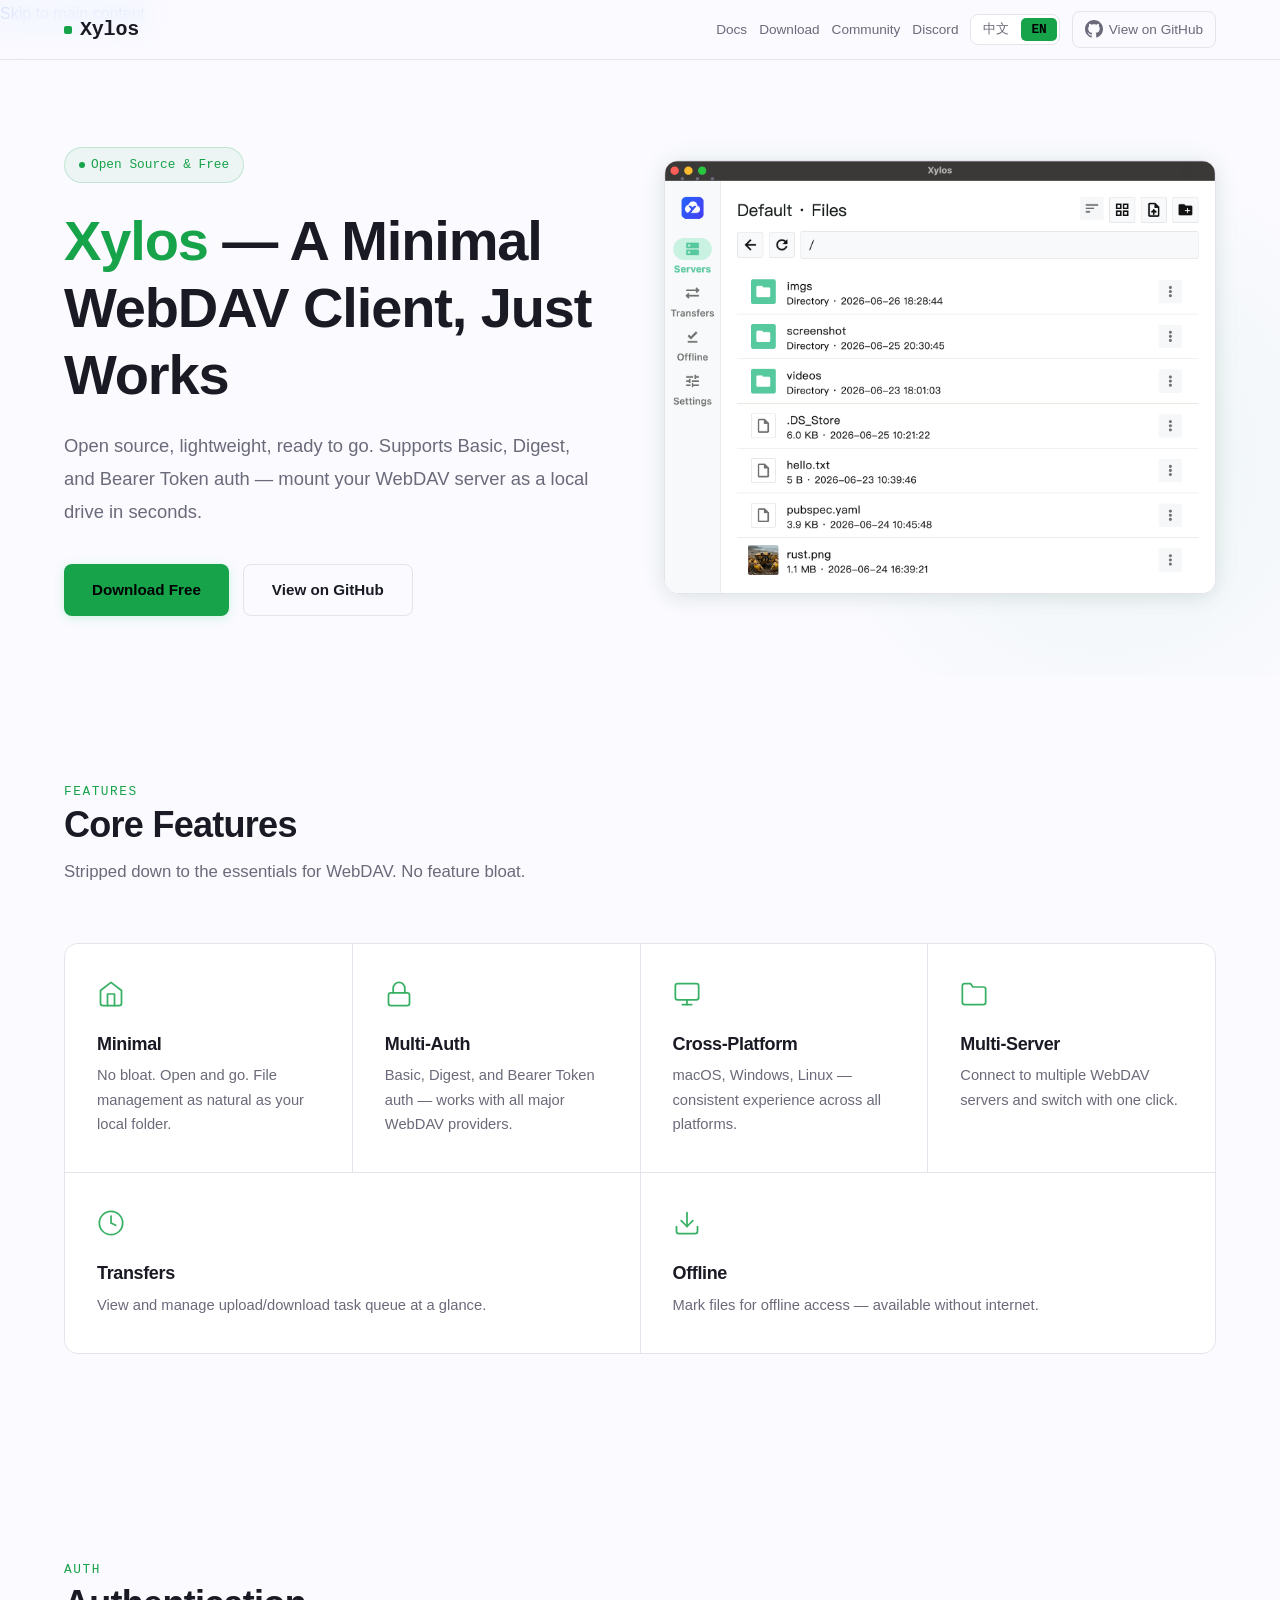
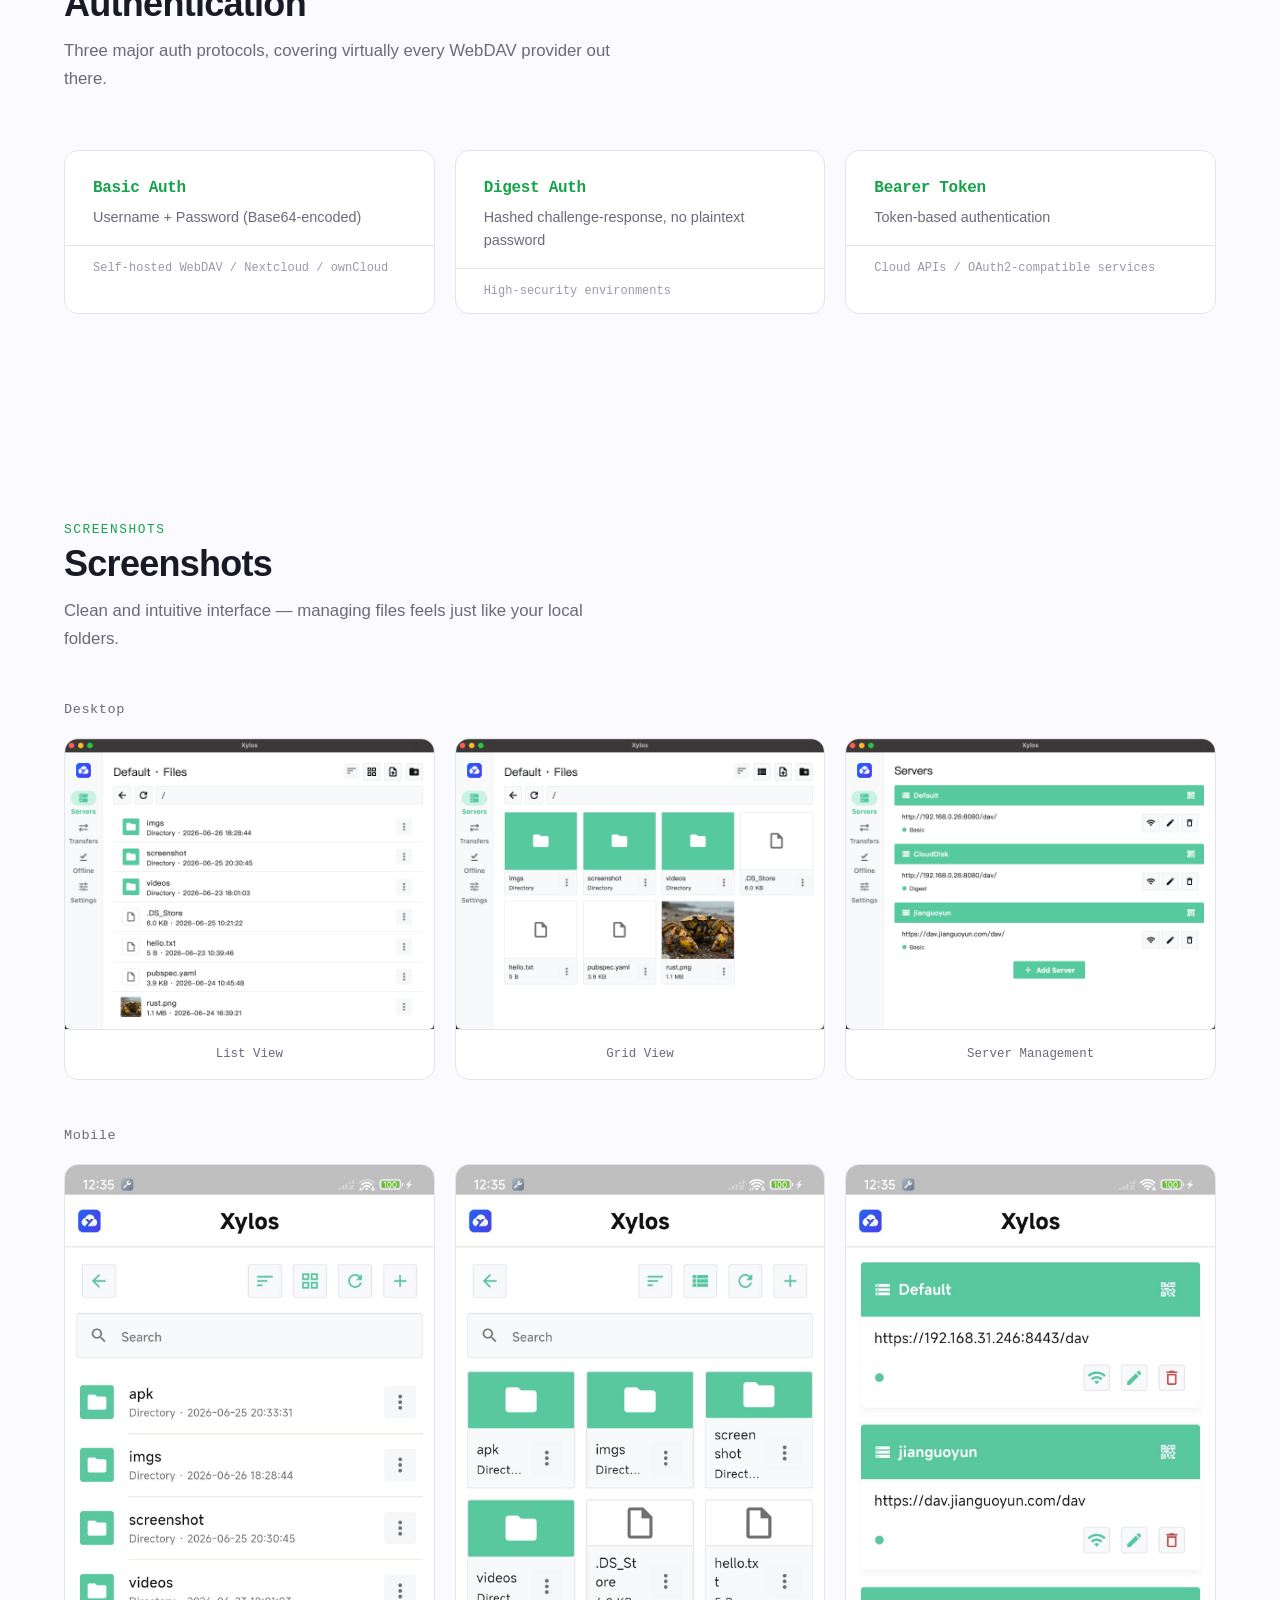
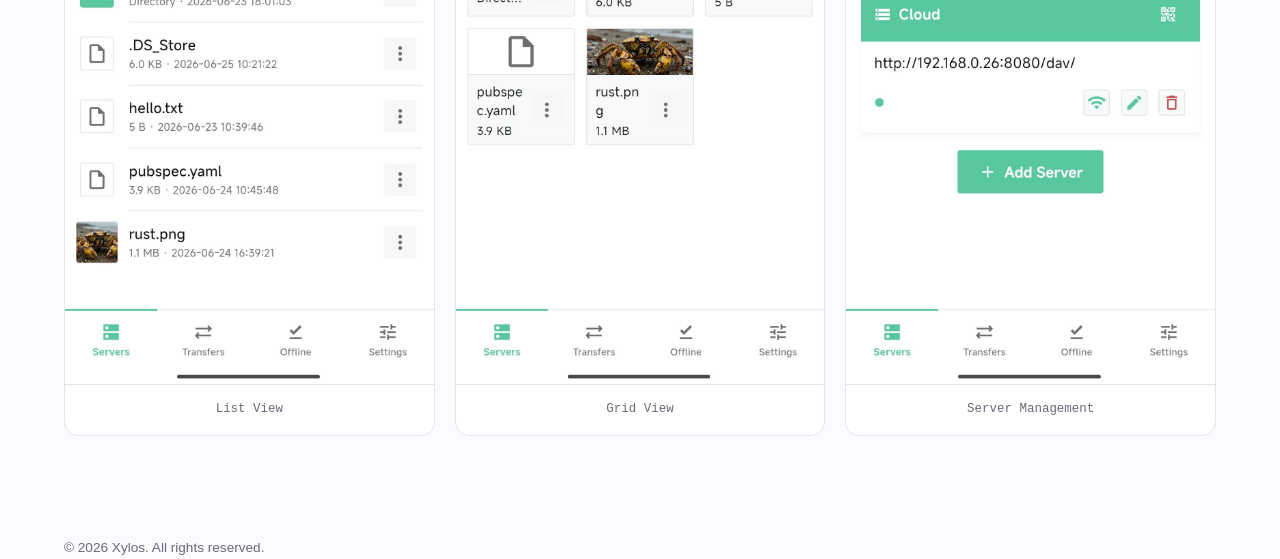
<file: index.html>
<!DOCTYPE html>
<html lang="en">
<head>
  <meta charset="UTF-8">
  <meta name="viewport" content="width=device-width, initial-scale=1.0">
  <title>Xylos — WebDAV Client</title>
  <script>
    (function() {
      var lang = (navigator.language || 'en').toLowerCase();
      var target = lang.startsWith('zh') ? '/zh/' : '/en/';
      window.location.replace(target);
    })();
  </script>
</head>
<body>
  <p>Redirecting to <a href="/en/">English</a> or <a href="/zh/">中文</a>…</p>
</body>
</html>
</file>
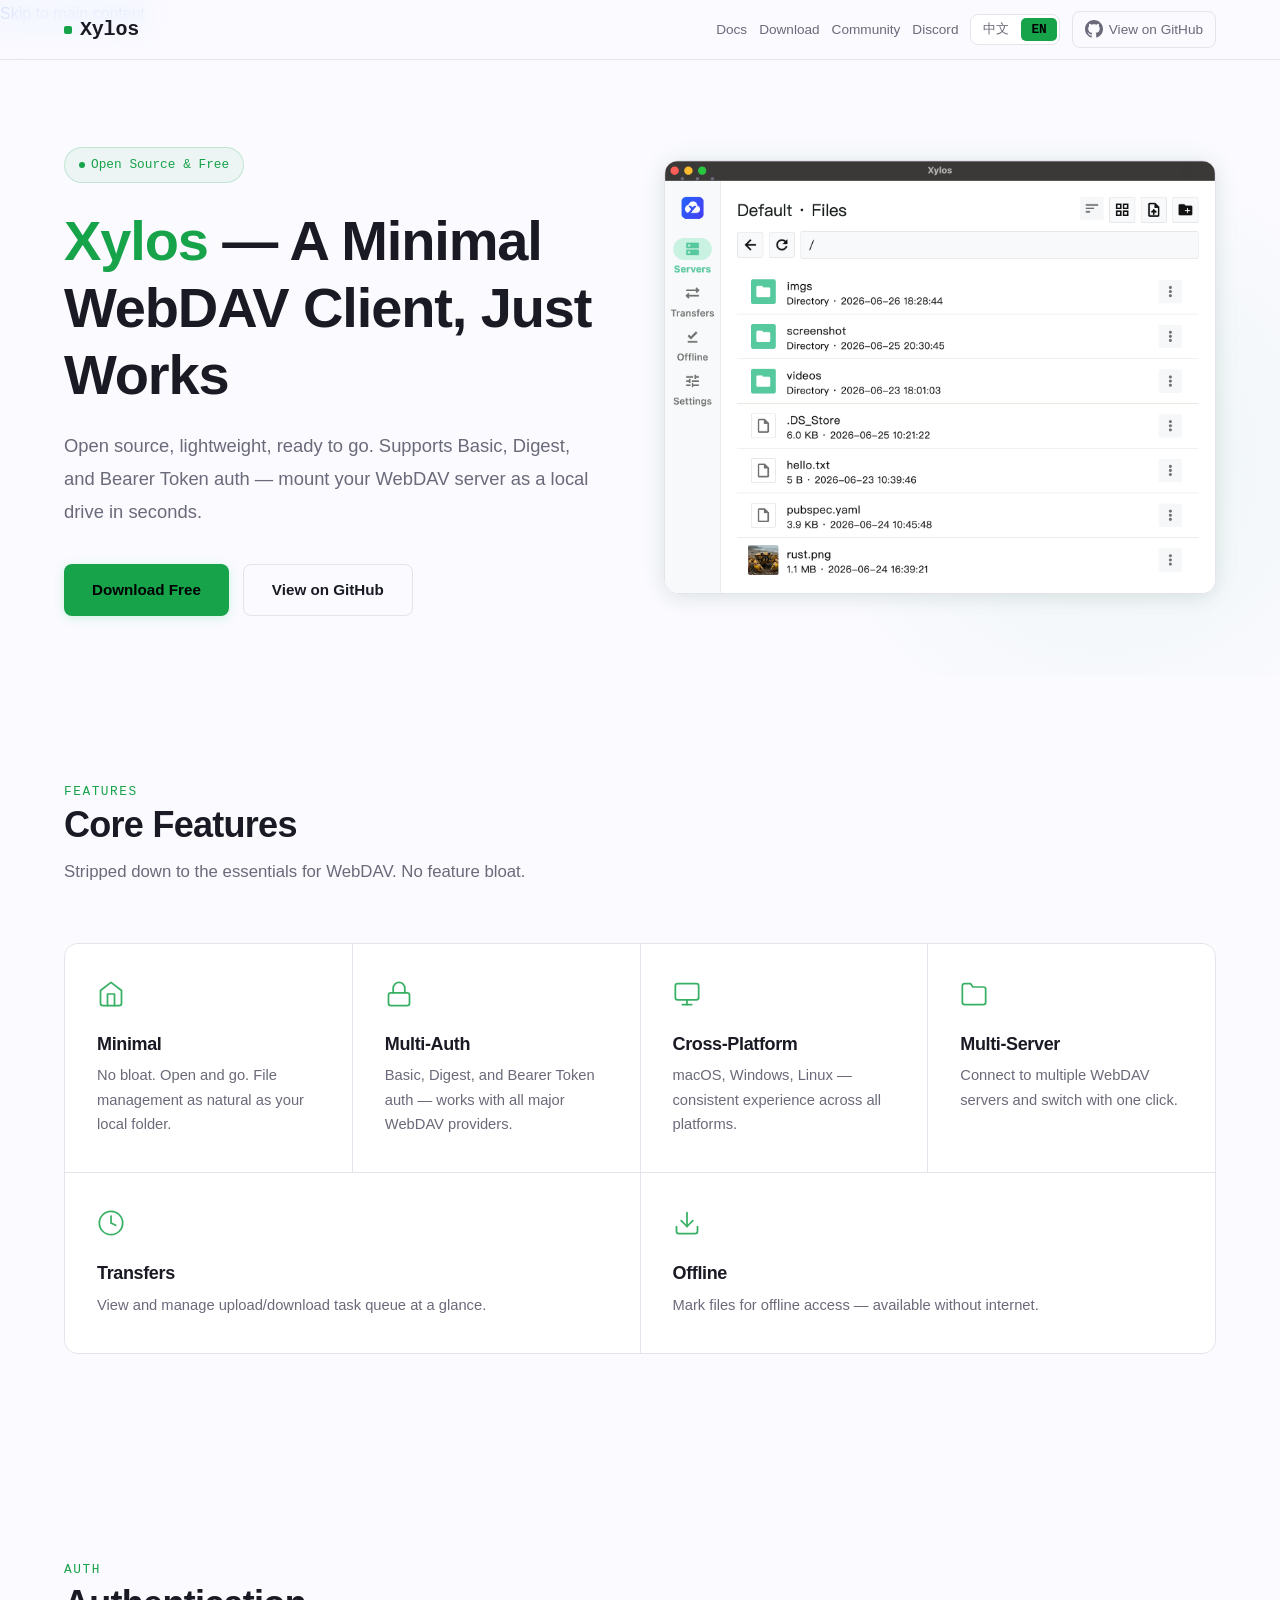
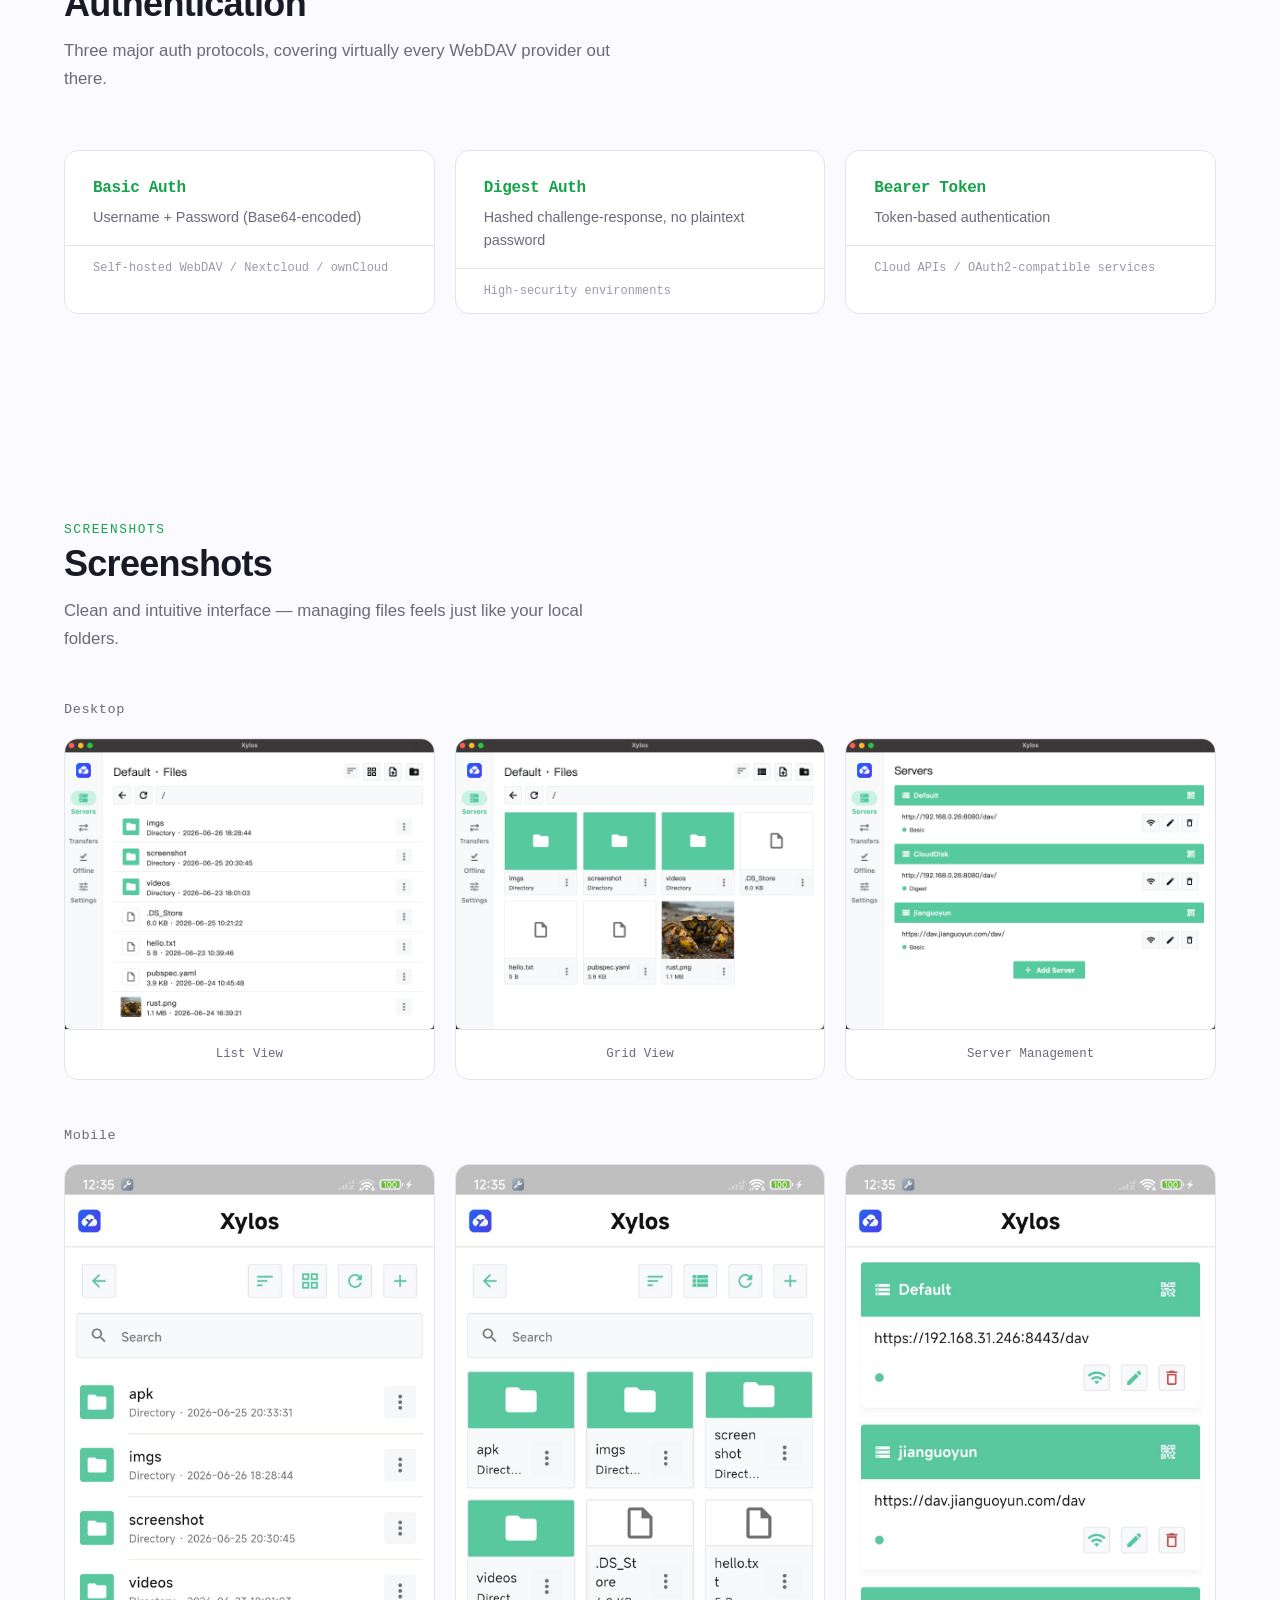
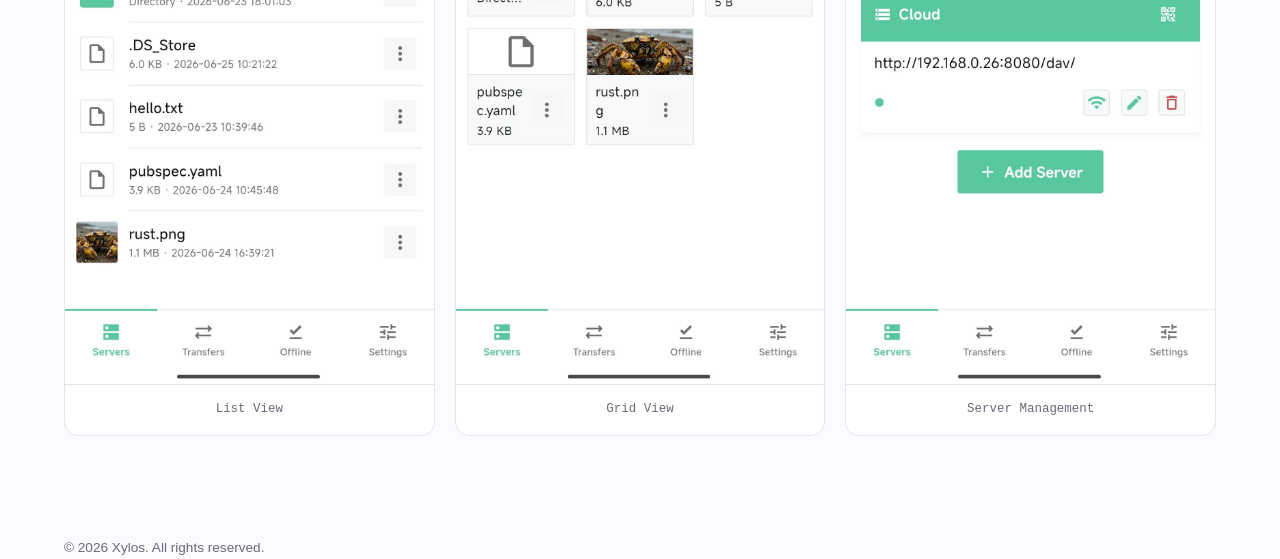
<file: en/index.html>
<!DOCTYPE html>
<html lang="en">
<head>
  <meta charset="UTF-8">
  <meta name="viewport" content="width=device-width, initial-scale=1.0">

  <title>Xylos — A Minimal Open-Source WebDAV Client</title>
  <meta name="description" content="Xylos is an open-source, lightweight WebDAV client. Supports Basic, Digest, and Bearer Token auth. Available on macOS, Windows, and Linux. Manage remote files as naturally as your local folders.">

  <!-- Open Graph -->
  <meta property="og:type" content="website">
  <meta property="og:title" content="Xylos — Minimal WebDAV Client">
  <meta property="og:description" content="Open source, lightweight, ready to go. Supports Basic, Digest, and Bearer Token auth — mount your WebDAV server as a local drive in seconds.">
  <meta property="og:image" content="../imgs/files-list.png">
  <meta property="og:locale" content="en_US">

  <!-- Twitter -->
  <meta name="twitter:card" content="summary_large_image">
  <meta name="twitter:title" content="Xylos — Minimal WebDAV Client">
  <meta name="twitter:description" content="Open source, lightweight, ready to go. Supports Basic, Digest, and Bearer Token auth.">

  <!-- Canonical & Alternate -->
  <link rel="canonical" href="https://xylos.space/en/">
  <link rel="alternate" hreflang="en" href="https://xylos.space/en/">
  <link rel="alternate" hreflang="zh" href="https://xylos.space/zh/">
  <link rel="alternate" hreflang="x-default" href="https://xylos.space/en/">

  <link rel="stylesheet" href="../css/style.css">
  <link rel="icon" type="image/png" href="/favicon-96x96.png" sizes="96x96">
  <link rel="icon" type="image/svg+xml" href="/favicon.svg">
  <link rel="shortcut icon" href="/favicon.ico">
  <link rel="apple-touch-icon" sizes="180x180" href="/apple-touch-icon.png">
  <meta name="apple-mobile-web-app-title" content="Xylos">
  <link rel="manifest" href="/site.webmanifest">
  <script>
  var _hmt = _hmt || [];
  (function() {
    var hm = document.createElement("script");
    hm.src = "https://hm.baidu.com/hm.js?ba9cbe4ff1de7598f835525a790efcdb";
    var s = document.getElementsByTagName("script")[0]; 
    s.parentNode.insertBefore(hm, s);
  })();
  </script>
</head>
<body>

  <a href="#main-content" class="skip-link">Skip to main content</a>

  <!-- Header -->
  <header class="site-header" role="banner">
    <div class="container">
      <a href="/en/" class="site-logo" aria-label="Xylos home">Xylos</a>
      <button class="menu-toggle" aria-label="Open menu" aria-expanded="false">
        <span class="menu-icon"></span>
      </button>
      <nav class="nav-actions" aria-label="Navigation">
        <a id="nav-docs" class="nav-link" href="https://app.notion.com/p/38a18306b25e805dafaed802d814e310?v=38a18306b25e801cb887000c14a49b40" target="_blank" rel="noopener noreferrer">Docs</a>
        <a id="nav-download" class="nav-link" href="https://github.com/maoyutofu/xylos-app/releases" target="_blank" rel="noopener noreferrer">Download</a>
        <a id="nav-contact" class="nav-link" href="https://github.com/maoyutofu/xylos-app/discussions" target="_blank" rel="noopener noreferrer">Community</a>
        <a class="nav-link" href="https://discord.gg/2aEGEWkeP" target="_blank" rel="noopener noreferrer">Discord</a>
        <div class="lang-switch" role="group" aria-label="Language switcher">
          <button data-lang="zh" aria-pressed="false">中文</button>
          <button data-lang="en" aria-pressed="true">EN</button>
        </div>
        <a href="https://github.com/maoyutofu/xylos-app" class="nav-gh-link" target="_blank" rel="noopener noreferrer" aria-label="View Xylos on GitHub">
          <svg viewBox="0 0 24 24" fill="currentColor"><path d="M12 0C5.37 0 0 5.37 0 12c0 5.3 3.438 9.8 8.205 11.385.6.113.82-.258.82-.577 0-.285-.01-1.04-.015-2.04-3.338.724-4.042-1.61-4.042-1.61-.546-1.385-1.335-1.755-1.335-1.755-1.087-.744.084-.729.084-.729 1.205.084 1.838 1.236 1.838 1.236 1.07 1.835 2.809 1.305 3.495.998.108-.776.417-1.305.76-1.605-2.665-.3-5.466-1.332-5.466-5.93 0-1.31.465-2.38 1.235-3.22-.135-.303-.54-1.523.105-3.176 0 0 1.005-.322 3.3 1.23.96-.267 1.98-.399 3-.405 1.02.006 2.04.138 3 .405 2.28-1.552 3.285-1.23 3.285-1.23.645 1.653.24 2.873.12 3.176.765.84 1.23 1.91 1.23 3.22 0 4.61-2.805 5.625-5.475 5.92.42.36.81 1.096.81 2.22 0 1.605-.015 2.896-.015 3.286 0 .315.21.69.825.57C20.565 21.795 24 17.295 24 12c0-6.63-5.37-12-12-12z"/></svg>
          <span>View on GitHub</span>
        </a>
      </nav>
    </div>
  </header>

  <div class="menu-backdrop" aria-hidden="true"></div>

  <nav class="mobile-menu" aria-label="Mobile navigation">
    <button class="menu-close" aria-label="Close menu">&times;</button>
    <a href="https://app.notion.com/p/38a18306b25e805dafaed802d814e310?v=38a18306b25e801cb887000c14a49b40" target="_blank" rel="noopener noreferrer">Docs</a>
    <a href="https://github.com/maoyutofu/xylos-app/releases" target="_blank" rel="noopener noreferrer">Download</a>
    <a href="https://github.com/maoyutofu/xylos-app/discussions" target="_blank" rel="noopener noreferrer">Community</a>
    <a href="https://discord.gg/2aEGEWkeP" target="_blank" rel="noopener noreferrer">Discord</a>
    <div class="lang-switch" role="group" aria-label="Language switcher">
      <button data-lang="zh" aria-pressed="false">中文</button>
      <button data-lang="en" aria-pressed="true">EN</button>
    </div>
    <a href="https://github.com/maoyutofu/xylos-app" class="mobile-gh" target="_blank" rel="noopener noreferrer">
      <svg viewBox="0 0 24 24" fill="currentColor" width="22" height="22"><path d="M12 0C5.37 0 0 5.37 0 12c0 5.3 3.438 9.8 8.205 11.385.6.113.82-.258.82-.577 0-.285-.01-1.04-.015-2.04-3.338.724-4.042-1.61-4.042-1.61-.546-1.385-1.335-1.755-1.335-1.755-1.087-.744.084-.729.084-.729 1.205.084 1.838 1.236 1.838 1.236 1.07 1.835 2.809 1.305 3.495.998.108-.776.417-1.305.76-1.605-2.665-.3-5.466-1.332-5.466-5.93 0-1.31.465-2.38 1.235-3.22-.135-.303-.54-1.523.105-3.176 0 0 1.005-.322 3.3 1.23.96-.267 1.98-.399 3-.405 1.02.006 2.04.138 3 .405 2.28-1.552 3.285-1.23 3.285-1.23.645 1.653.24 2.873.12 3.176.765.84 1.23 1.91 1.23 3.22 0 4.61-2.805 5.625-5.475 5.92.42.36.81 1.096.81 2.22 0 1.605-.015 2.896-.015 3.286 0 .315.21.69.825.57C20.565 21.795 24 17.295 24 12c0-6.63-5.37-12-12-12z"/></svg>
      GitHub
    </a>
  </nav>

  <!-- Main Content -->
  <main id="main-content">

    <!-- Hero -->
    <section class="hero" aria-labelledby="hero-title">
      <div class="container">
        <div class="hero-content">
          <span class="hero-badge" id="hero-badge"></span>
          <h1 class="hero-title" id="hero-title"></h1>
          <p class="hero-subtitle" id="hero-subtitle"></p>
          <div class="hero-actions">
            <a href="https://github.com/maoyutofu/xylos-app/releases" class="btn btn-primary" id="hero-cta-download" target="_blank" rel="noopener noreferrer"></a>
            <a href="https://github.com/maoyutofu/xylos-app" class="btn btn-outline" id="hero-cta-github" target="_blank" rel="noopener noreferrer"></a>
          </div>
        </div>
        <div class="hero-visual">
          <img src="../imgs/files-list.png" alt="Xylos file listing interface screenshot" width="1200" height="800" loading="eager" decoding="async">
        </div>
      </div>
    </section>

    <!-- Features -->
    <section class="section" aria-labelledby="features-heading">
      <div class="container">
        <span class="section-label">Features</span>
        <h2 class="section-heading" id="features-heading"></h2>
        <p class="section-subtitle" id="features-subtitle"></p>
        <div class="features-grid" id="features-grid" role="list"></div>
      </div>
    </section>

    <!-- Auth Methods -->
    <section class="section" aria-labelledby="auth-heading">
      <div class="container">
        <span class="section-label">Auth</span>
        <h2 class="section-heading" id="auth-heading"></h2>
        <p class="section-subtitle" id="auth-subtitle"></p>
        <div class="auth-cards" id="auth-grid" role="list"></div>
      </div>
    </section>

    <!-- Screenshots -->
    <section class="section" aria-labelledby="screenshots-heading">
      <div class="container">
        <span class="section-label">Screenshots</span>
        <h2 class="section-heading" id="screenshots-heading"></h2>
        <p class="section-subtitle" id="screenshots-subtitle"></p>

        <div class="screenshots-subsection">
          <h3 class="screenshots-subheading" id="scr-desk-heading"></h3>
          <div class="screenshots-grid" role="list">
            <div class="screenshot-card reveal" role="listitem">
              <img src="../imgs/files-list.png" alt="File list view" loading="lazy" decoding="async">
              <span class="screenshot-label" id="scr-label-list"></span>
            </div>
            <div class="screenshot-card reveal" role="listitem">
              <img src="../imgs/files-grid.png" alt="File grid view" loading="lazy" decoding="async">
              <span class="screenshot-label" id="scr-label-grid"></span>
            </div>
            <div class="screenshot-card reveal" role="listitem">
              <img src="../imgs/servers.png" alt="Server management" loading="lazy" decoding="async">
              <span class="screenshot-label" id="scr-label-server"></span>
            </div>
          </div>
        </div>

        <div class="screenshots-subsection">
          <h3 class="screenshots-subheading" id="scr-mobi-heading"></h3>
          <div class="screenshots-grid" role="list">
            <div class="screenshot-card reveal" role="listitem">
              <img src="../imgs/mobi/files-list.jpg" alt="Mobile file list" loading="lazy" decoding="async">
              <span class="screenshot-label" id="scr-m-label-list"></span>
            </div>
            <div class="screenshot-card reveal" role="listitem">
              <img src="../imgs/mobi/files-grid.jpg" alt="Mobile grid view" loading="lazy" decoding="async">
              <span class="screenshot-label" id="scr-m-label-grid"></span>
            </div>
            <div class="screenshot-card reveal" role="listitem">
              <img src="../imgs/mobi/servers.jpg" alt="Mobile server management" loading="lazy" decoding="async">
              <span class="screenshot-label" id="scr-m-label-server"></span>
            </div>
          </div>
        </div>
      </div>
    </section>

  </main>

  <!-- Footer -->
  <footer class="site-footer" role="contentinfo">
    <div class="container">
      <div class="footer-left">
        <span id="footer-copyright"></span>
      </div>
    </div>
  </footer>
    </div>
  </footer>

  <!-- i18n data -->
  <script src="../js/i18n.js"></script>
  <script src="../js/main.js"></script>
</body>
</html>
</file>
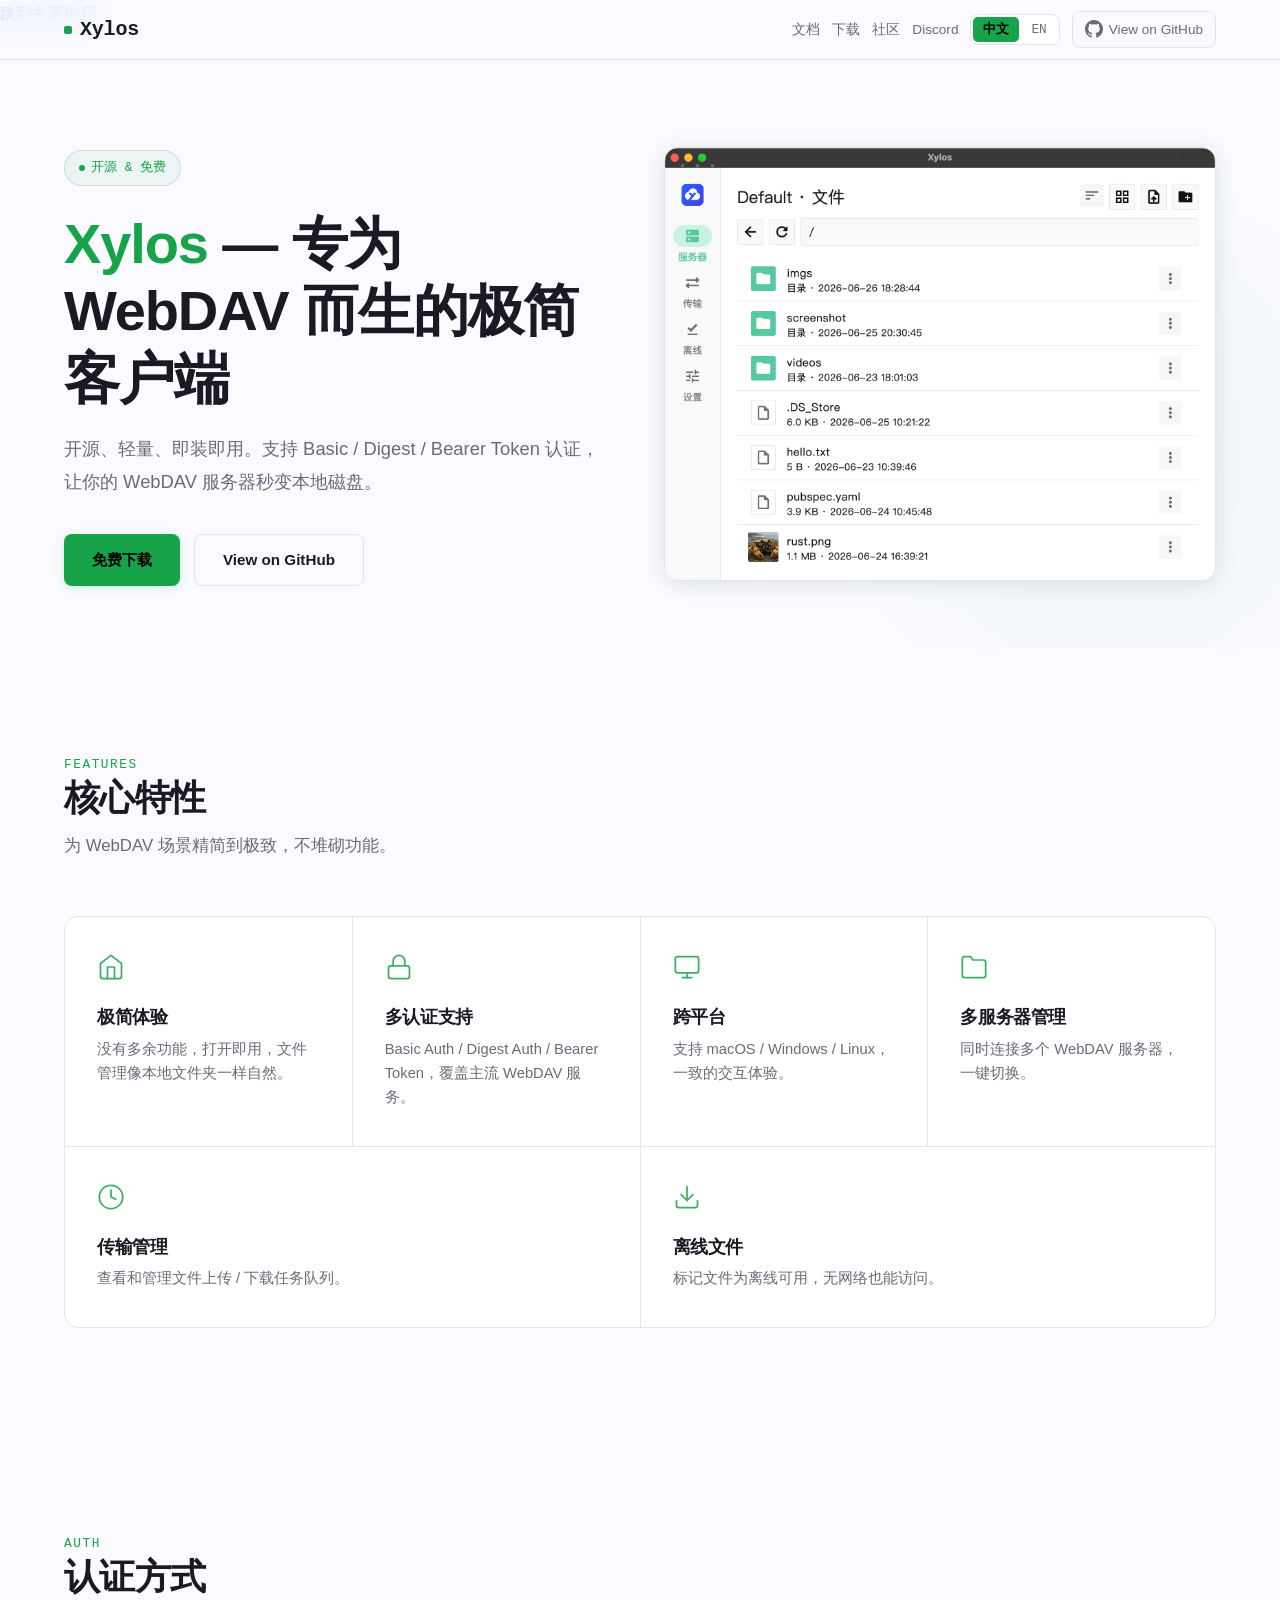
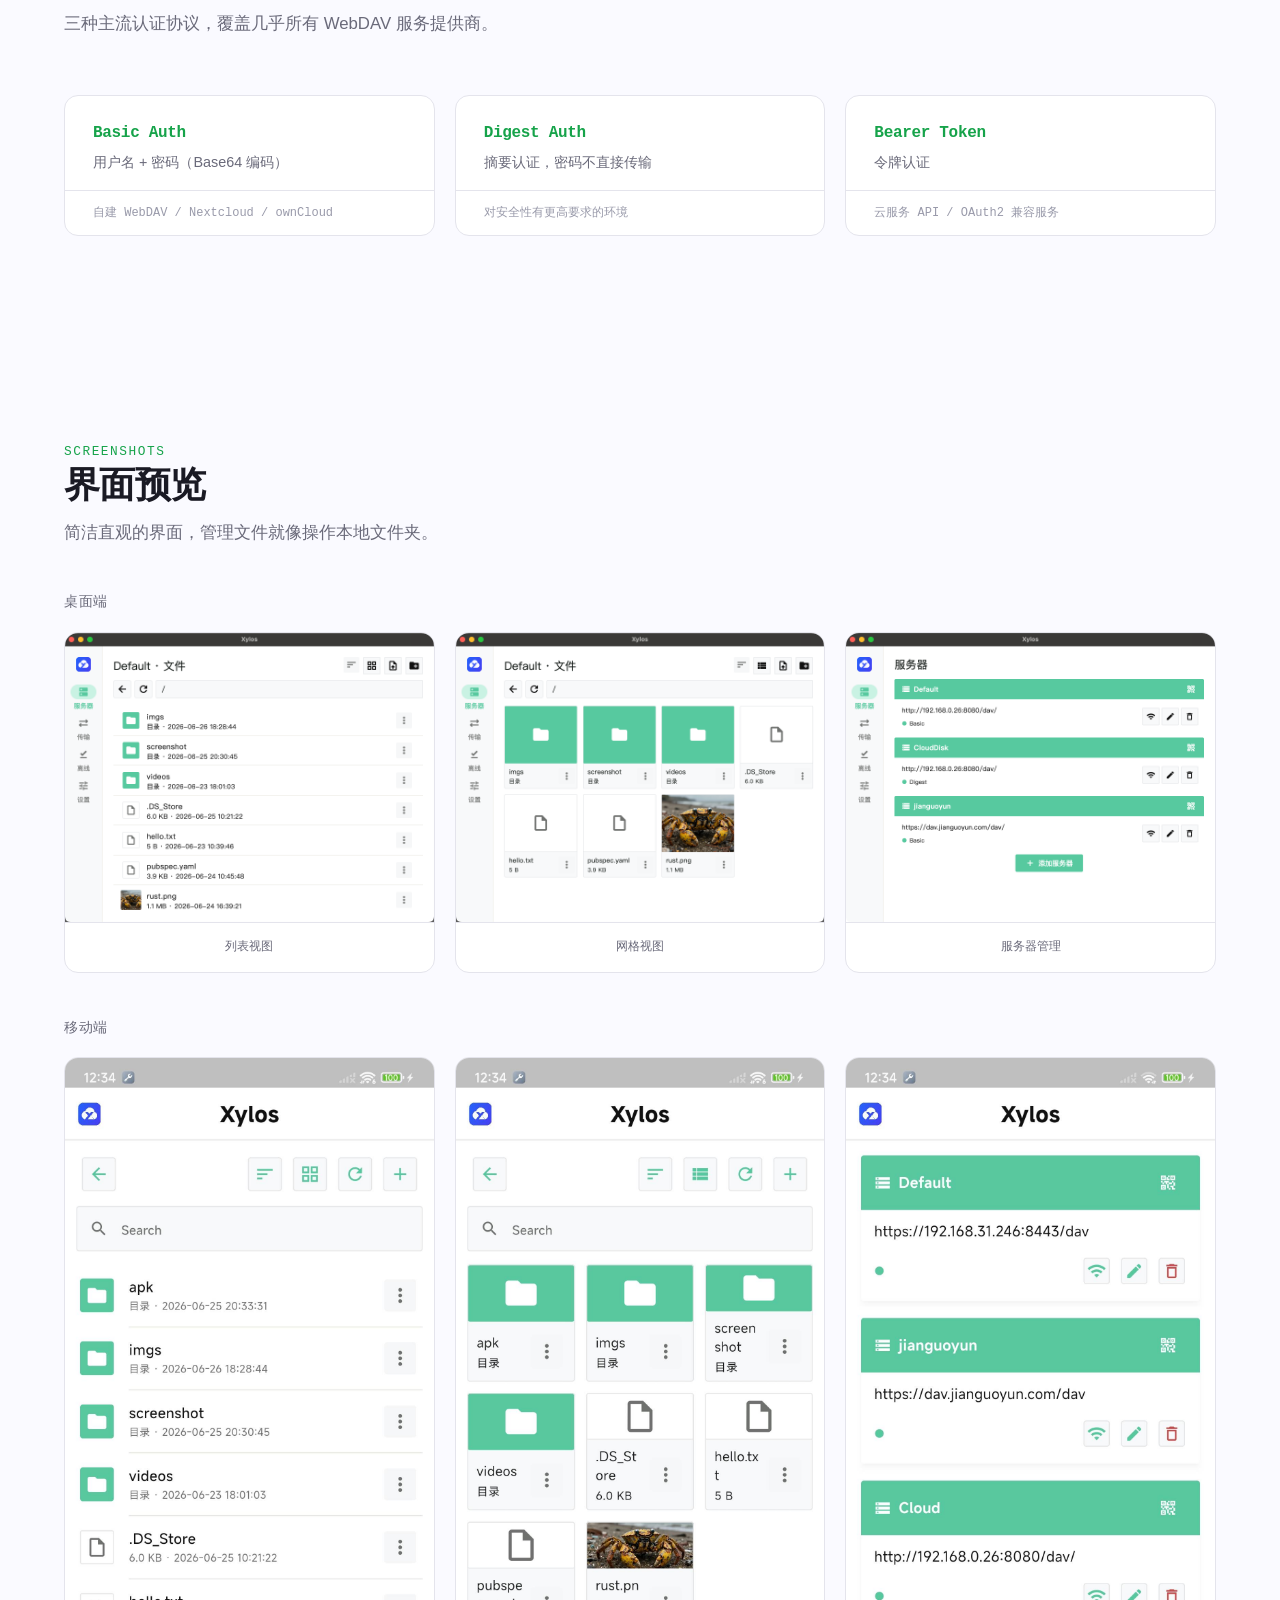
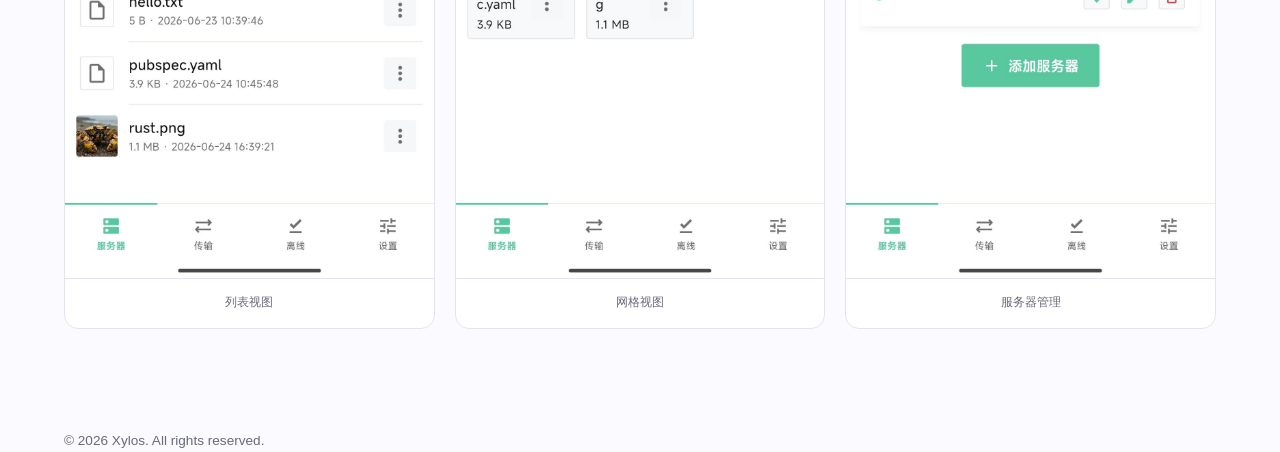
<file: zh/index.html>
<!DOCTYPE html>
<html lang="zh-CN">
<head>
  <meta charset="UTF-8">
  <meta name="viewport" content="width=device-width, initial-scale=1.0">

  <title>Xylos — 专为 WebDAV 而生的极简开源客户端</title>
  <meta name="description" content="Xylos 是一个开源、轻量的 WebDAV 协议客户端。支持 Basic / Digest / Bearer Token 认证，支持 macOS / Windows / Linux，让你管理远程文件像操作本地文件夹一样简单。">

  <!-- Open Graph -->
  <meta property="og:type" content="website">
  <meta property="og:title" content="Xylos — 极简 WebDAV 客户端">
  <meta property="og:description" content="开源、轻量、即装即用。支持 Basic / Digest / Bearer Token 认证，让你的 WebDAV 服务器秒变本地磁盘。">
  <meta property="og:image" content="../imgs/zh/files-list.png">
  <meta property="og:locale" content="zh_CN">

  <!-- Twitter -->
  <meta name="twitter:card" content="summary_large_image">
  <meta name="twitter:title" content="Xylos — 极简 WebDAV 客户端">
  <meta name="twitter:description" content="开源、轻量、即装即用。支持 Basic / Digest / Bearer Token 认证。">

  <!-- Canonical & Alternate -->
  <link rel="canonical" href="https://xylos.space/zh/">
  <link rel="alternate" hreflang="zh" href="https://xylos.space/zh/">
  <link rel="alternate" hreflang="en" href="https://xylos.space/en/">
  <link rel="alternate" hreflang="x-default" href="https://xylos.space/en/">

  <link rel="stylesheet" href="../css/style.css">
  <link rel="icon" type="image/png" href="/favicon-96x96.png" sizes="96x96">
  <link rel="icon" type="image/svg+xml" href="/favicon.svg">
  <link rel="shortcut icon" href="/favicon.ico">
  <link rel="apple-touch-icon" sizes="180x180" href="/apple-touch-icon.png">
  <meta name="apple-mobile-web-app-title" content="Xylos">
  <link rel="manifest" href="/site.webmanifest">
  <script>
  var _hmt = _hmt || [];
  (function() {
    var hm = document.createElement("script");
    hm.src = "https://hm.baidu.com/hm.js?ba9cbe4ff1de7598f835525a790efcdb";
    var s = document.getElementsByTagName("script")[0]; 
    s.parentNode.insertBefore(hm, s);
  })();
  </script>
</head>
<body>

  <a href="#main-content" class="skip-link">跳到主要内容</a>

  <!-- Header -->
  <header class="site-header" role="banner">
    <div class="container">
      <a href="/zh/" class="site-logo" aria-label="Xylos 首页">Xylos</a>
      <button class="menu-toggle" aria-label="打开菜单" aria-expanded="false">
        <span class="menu-icon"></span>
      </button>
      <nav class="nav-actions" aria-label="导航">
        <a id="nav-docs" class="nav-link" href="https://app.notion.com/p/38a18306b25e807ca9abf62e30b6f377?v=55018306b25e8208805388ad610498bf" target="_blank" rel="noopener noreferrer">文档</a>
        <a id="nav-download" class="nav-link" href="https://github.com/maoyutofu/xylos-app/releases" target="_blank" rel="noopener noreferrer">下载</a>
        <a id="nav-contact" class="nav-link" href="https://github.com/maoyutofu/xylos-app/discussions" target="_blank" rel="noopener noreferrer">社区</a>
        <a class="nav-link" href="https://discord.gg/2aEGEWkeP" target="_blank" rel="noopener noreferrer">Discord</a>
        <div class="lang-switch" role="group" aria-label="语言切换">
          <button data-lang="zh" aria-pressed="true">中文</button>
          <button data-lang="en" aria-pressed="false">EN</button>
        </div>
        <a href="https://github.com/maoyutofu/xylos-app" class="nav-gh-link" target="_blank" rel="noopener noreferrer" aria-label="在 GitHub 查看 Xylos">
          <svg viewBox="0 0 24 24" fill="currentColor"><path d="M12 0C5.37 0 0 5.37 0 12c0 5.3 3.438 9.8 8.205 11.385.6.113.82-.258.82-.577 0-.285-.01-1.04-.015-2.04-3.338.724-4.042-1.61-4.042-1.61-.546-1.385-1.335-1.755-1.335-1.755-1.087-.744.084-.729.084-.729 1.205.084 1.838 1.236 1.838 1.236 1.07 1.835 2.809 1.305 3.495.998.108-.776.417-1.305.76-1.605-2.665-.3-5.466-1.332-5.466-5.93 0-1.31.465-2.38 1.235-3.22-.135-.303-.54-1.523.105-3.176 0 0 1.005-.322 3.3 1.23.96-.267 1.98-.399 3-.405 1.02.006 2.04.138 3 .405 2.28-1.552 3.285-1.23 3.285-1.23.645 1.653.24 2.873.12 3.176.765.84 1.23 1.91 1.23 3.22 0 4.61-2.805 5.625-5.475 5.92.42.36.81 1.096.81 2.22 0 1.605-.015 2.896-.015 3.286 0 .315.21.69.825.57C20.565 21.795 24 17.295 24 12c0-6.63-5.37-12-12-12z"/></svg>
          <span>View on GitHub</span>
        </a>
      </nav>
    </div>
  </header>

  <div class="menu-backdrop" aria-hidden="true"></div>

  <nav class="mobile-menu" aria-label="移动端导航">
    <button class="menu-close" aria-label="关闭菜单">&times;</button>
    <a href="https://app.notion.com/p/38a18306b25e807ca9abf62e30b6f377?v=55018306b25e8208805388ad610498bf" target="_blank" rel="noopener noreferrer">文档</a>
    <a href="https://github.com/maoyutofu/xylos-app/releases" target="_blank" rel="noopener noreferrer">下载</a>
    <a href="https://github.com/maoyutofu/xylos-app/discussions" target="_blank" rel="noopener noreferrer">社区</a>
    <a href="https://discord.gg/2aEGEWkeP" target="_blank" rel="noopener noreferrer">Discord</a>
    <div class="lang-switch" role="group" aria-label="语言切换">
      <button data-lang="zh" aria-pressed="true">中文</button>
      <button data-lang="en" aria-pressed="false">EN</button>
    </div>
    <a href="https://github.com/maoyutofu/xylos-app" class="mobile-gh" target="_blank" rel="noopener noreferrer">
      <svg viewBox="0 0 24 24" fill="currentColor" width="22" height="22"><path d="M12 0C5.37 0 0 5.37 0 12c0 5.3 3.438 9.8 8.205 11.385.6.113.82-.258.82-.577 0-.285-.01-1.04-.015-2.04-3.338.724-4.042-1.61-4.042-1.61-.546-1.385-1.335-1.755-1.335-1.755-1.087-.744.084-.729.084-.729 1.205.084 1.838 1.236 1.838 1.236 1.07 1.835 2.809 1.305 3.495.998.108-.776.417-1.305.76-1.605-2.665-.3-5.466-1.332-5.466-5.93 0-1.31.465-2.38 1.235-3.22-.135-.303-.54-1.523.105-3.176 0 0 1.005-.322 3.3 1.23.96-.267 1.98-.399 3-.405 1.02.006 2.04.138 3 .405 2.28-1.552 3.285-1.23 3.285-1.23.645 1.653.24 2.873.12 3.176.765.84 1.23 1.91 1.23 3.22 0 4.61-2.805 5.625-5.475 5.92.42.36.81 1.096.81 2.22 0 1.605-.015 2.896-.015 3.286 0 .315.21.69.825.57C20.565 21.795 24 17.295 24 12c0-6.63-5.37-12-12-12z"/></svg>
      GitHub
    </a>
  </nav>

  <!-- Main Content -->
  <main id="main-content">

    <!-- Hero -->
    <section class="hero" aria-labelledby="hero-title">
      <div class="container">
        <div class="hero-content">
          <span class="hero-badge" id="hero-badge"></span>
          <h1 class="hero-title" id="hero-title"></h1>
          <p class="hero-subtitle" id="hero-subtitle"></p>
          <div class="hero-actions">
            <a href="https://github.com/maoyutofu/xylos-app/releases" class="btn btn-primary" id="hero-cta-download" target="_blank" rel="noopener noreferrer"></a>
            <a href="https://github.com/maoyutofu/xylos-app" class="btn btn-outline" id="hero-cta-github" target="_blank" rel="noopener noreferrer"></a>
          </div>
        </div>
        <div class="hero-visual">
          <img src="../imgs/zh/files-list.png" alt="Xylos 文件列表界面截图" width="1200" height="800" loading="eager" decoding="async">
        </div>
      </div>
    </section>

    <!-- Features -->
    <section class="section" aria-labelledby="features-heading">
      <div class="container">
        <span class="section-label">Features</span>
        <h2 class="section-heading" id="features-heading"></h2>
        <p class="section-subtitle" id="features-subtitle"></p>
        <div class="features-grid" id="features-grid" role="list"></div>
      </div>
    </section>

    <!-- Auth Methods -->
    <section class="section" aria-labelledby="auth-heading">
      <div class="container">
        <span class="section-label">Auth</span>
        <h2 class="section-heading" id="auth-heading"></h2>
        <p class="section-subtitle" id="auth-subtitle"></p>
        <div class="auth-cards" id="auth-grid" role="list"></div>
      </div>
    </section>

    <!-- Screenshots -->
    <section class="section" aria-labelledby="screenshots-heading">
      <div class="container">
        <span class="section-label">Screenshots</span>
        <h2 class="section-heading" id="screenshots-heading"></h2>
        <p class="section-subtitle" id="screenshots-subtitle"></p>

        <div class="screenshots-subsection">
          <h3 class="screenshots-subheading" id="scr-desk-heading"></h3>
          <div class="screenshots-grid" role="list">
            <div class="screenshot-card reveal" role="listitem">
              <img src="../imgs/zh/files-list.png" alt="文件列表视图" loading="lazy" decoding="async">
              <span class="screenshot-label" id="scr-label-list"></span>
            </div>
            <div class="screenshot-card reveal" role="listitem">
              <img src="../imgs/zh/files-grid.png" alt="文件网格视图" loading="lazy" decoding="async">
              <span class="screenshot-label" id="scr-label-grid"></span>
            </div>
            <div class="screenshot-card reveal" role="listitem">
              <img src="../imgs/zh/servers.png" alt="服务器管理" loading="lazy" decoding="async">
              <span class="screenshot-label" id="scr-label-server"></span>
            </div>
          </div>
        </div>

        <div class="screenshots-subsection">
          <h3 class="screenshots-subheading" id="scr-mobi-heading"></h3>
          <div class="screenshots-grid" role="list">
            <div class="screenshot-card reveal" role="listitem">
              <img src="../imgs/zh/mobi/files-list.jpg" alt="手机端文件列表" loading="lazy" decoding="async">
              <span class="screenshot-label" id="scr-m-label-list"></span>
            </div>
            <div class="screenshot-card reveal" role="listitem">
              <img src="../imgs/zh/mobi/files-grid.jpg" alt="手机端网格视图" loading="lazy" decoding="async">
              <span class="screenshot-label" id="scr-m-label-grid"></span>
            </div>
            <div class="screenshot-card reveal" role="listitem">
              <img src="../imgs/zh/mobi/servers.jpg" alt="手机端服务器管理" loading="lazy" decoding="async">
              <span class="screenshot-label" id="scr-m-label-server"></span>
            </div>
          </div>
        </div>
      </div>
    </section>

  </main>

  <!-- Footer -->
  <footer class="site-footer" role="contentinfo">
    <div class="container">
      <div class="footer-left">
        <span id="footer-copyright"></span>
      </div>
    </div>
  </footer>

  <!-- i18n data -->
  <script src="../js/i18n.js"></script>
  <script src="../js/main.js"></script>
</body>
</html>
</file>
<file: css/style.css>
/* ================================================================
   xylos — Landing Page Stylesheet
   
   Design: Terminal/code-inspired minimalism
   Dark-first with auto light mode support
   Responsive: 320px → 1440px+
   ================================================================ */

/* ── Reset & Base ── */
*, *::before, *::after {
  box-sizing: border-box;
  margin: 0;
  padding: 0;
}

:root {
  /* Dark theme (default) — terminal-inspired palette */
  --color-bg:          #09090b;
  --color-bg-alt:      #111115;
  --color-surface:     #16161c;
  --color-surface-alt: #1c1c24;
  --color-border:      #2a2a34;
  --color-border-hover:#3a3a48;

  --color-text:        #e0e0e8;
  --color-text-muted:  #888898;
  --color-text-dim:    #666678;

  --color-accent:      #4ade80;   /* terminal green */
  --color-accent-dim:  #22c55e;
  --color-accent-bg:   rgba(74, 222, 128, 0.08);
  --color-accent-bg-hover: rgba(74, 222, 128, 0.15);

  --color-link:        #60a5fa;   /* blue for links */

  --color-code-bg:     #0d0d13;
  --color-code-text:   #a5d6ff;
  --color-code-accent: #4ade80;

  --color-danger:      #f87171;
  --color-warning:     #fbbf24;

  /* Typography */
  --font-sans:   -apple-system, BlinkMacSystemFont, "Segoe UI", Roboto, "Helvetica Neue", Arial, "Noto Sans SC", sans-serif;
  --font-mono:   "SF Mono", "Fira Code", "Cascadia Code", "JetBrains Mono", Consolas, monospace;

  /* Sizes */
  --max-width:   1200px;
  --nav-height:  60px;
  --radius:      8px;
  --radius-lg:   14px;

  /* Shadows */
  --shadow-sm:   0 1px 2px rgba(0,0,0,0.4);
  --shadow-md:   0 4px 20px rgba(0,0,0,0.5);
  --shadow-glow: 0 0 30px rgba(74, 222, 128, 0.08);

  /* Transitions */
  --ease-out:    cubic-bezier(0.16, 1, 0.3, 1);
  --ease-spring: cubic-bezier(0.34, 1.56, 0.64, 1);
}

/* ── Light Theme ── */
@media (prefers-color-scheme: light) {
  :root {
    --color-bg:          #fafaff;
    --color-bg-alt:      #f0f0f6;
    --color-surface:     #ffffff;
    --color-surface-alt: #f4f4fa;
    --color-border:      #e4e4ec;
    --color-border-hover:#cccce0;

    --color-text:        #1a1a24;
    --color-text-muted:  #6a6a7a;
    --color-text-dim:    #999aaa;

    --color-accent:      #16a34a;
    --color-accent-dim:  #15803d;
    --color-accent-bg:   rgba(22, 163, 74, 0.06);
    --color-accent-bg-hover: rgba(22, 163, 74, 0.12);

    --color-link:        #2563eb;

    --color-code-bg:     #f0f0f8;
    --color-code-text:   #1e40af;
    --color-code-accent: #16a34a;

    --shadow-sm:   0 1px 2px rgba(0,0,0,0.06);
    --shadow-md:   0 4px 20px rgba(0,0,0,0.08);
    --shadow-glow: 0 0 30px rgba(22, 163, 74, 0.05);
  }
}

html {
  scroll-behavior: smooth;
  font-size: 16px;
  -webkit-font-smoothing: antialiased;
  -moz-osx-font-smoothing: grayscale;
}

body {
  font-family: var(--font-sans);
  background: var(--color-bg);
  color: var(--color-text);
  line-height: 1.7;
  min-height: 100vh;
  overflow-x: hidden;
}

::selection {
  background: var(--color-accent-bg);
  color: var(--color-accent);
}

/* ── Typography ── */
h1, h2, h3 {
  font-weight: 700;
  line-height: 1.2;
  letter-spacing: -0.02em;
}

h1 { font-size: clamp(2rem, 5vw, 3.5rem); }
h2 { font-size: clamp(1.5rem, 3.5vw, 2.25rem); }
h3 { font-size: 1.125rem; }

a {
  color: var(--color-link);
  text-decoration: none;
  transition: color 0.2s var(--ease-out);
}
a:hover { color: var(--color-accent); }

/* ── Container ── */
.container {
  width: 100%;
  max-width: var(--max-width);
  margin: 0 auto;
  padding: 0 24px;
}

/* ── Header / Nav ── */
.site-header {
  position: fixed;
  top: 0;
  left: 0;
  right: 0;
  height: var(--nav-height);
  z-index: 100;
  backdrop-filter: blur(16px) saturate(180%);
  -webkit-backdrop-filter: blur(16px) saturate(180%);
  background: color-mix(in srgb, var(--color-bg) 75%, transparent);
  border-bottom: 1px solid var(--color-border);
  transition: background 0.3s;
}

.site-header .container {
  display: flex;
  align-items: center;
  justify-content: space-between;
  height: 100%;
}

.site-logo {
  font-family: var(--font-mono);
  font-size: 1.25rem;
  font-weight: 700;
  color: var(--color-text);
  letter-spacing: -0.01em;
  display: flex;
  align-items: center;
  gap: 8px;
}

.site-logo::before {
  content: '';
  display: inline-block;
  width: 8px;
  height: 8px;
  background: var(--color-accent);
  border-radius: 2px;
}

.nav-actions {
  display: flex;
  align-items: center;
  gap: 12px;
}

.nav-link {
  font-size: 0.85rem;
  color: var(--color-text-muted);
  transition: color 0.2s var(--ease-out);
  text-decoration: none;
}

.nav-link:hover {
  color: var(--color-text);
}

/* ── Menu Toggle & Backdrop (mobile) ── */
.menu-toggle {
  display: none;
  background: none;
  border: none;
  cursor: pointer;
  padding: 6px;
  color: var(--color-text);
  z-index: 210;
}

.menu-icon,
.menu-icon::before,
.menu-icon::after {
  display: block;
  width: 20px;
  height: 2px;
  background: var(--color-text);
  transition: all 0.3s var(--ease-out);
  border-radius: 1px;
}

.menu-icon {
  position: relative;
}

.menu-icon::before,
.menu-icon::after {
  content: '';
  position: absolute;
  left: 0;
}

.menu-icon::before { top: -6px; }
.menu-icon::after  { top: 6px; }

.menu-toggle.open .menu-icon {
  background: transparent;
}

.menu-toggle.open .menu-icon::before {
  top: 0;
  transform: rotate(45deg);
}

.menu-toggle.open .menu-icon::after {
  top: 0;
  transform: rotate(-45deg);
}

/* Standalone mobile menu overlay (outside header, bulletproof) */
.mobile-menu {
  display: none;
  position: fixed;
  inset: 0;
  z-index: 200;
  background: var(--color-bg);
  flex-direction: column;
  justify-content: center;
  align-items: center;
  gap: 20px;
  padding: 60px 32px;
}

.mobile-menu.open {
  display: flex;
}

.mobile-menu a {
  font-size: 1.5rem;
  font-weight: 600;
  color: var(--color-text);
  text-decoration: none;
  padding: 6px 0;
  letter-spacing: -0.01em;
  transition: color 0.2s;
}

.mobile-menu a:hover {
  color: var(--color-accent);
}

.mobile-menu .mobile-gh {
  display: flex;
  align-items: center;
  gap: 8px;
  font-size: 1.2rem;
  font-weight: 500;
  color: var(--color-text-muted);
}

.mobile-menu .mobile-gh:hover {
  color: var(--color-accent);
}

.menu-close {
  position: absolute;
  top: 20px;
  right: 20px;
  background: none;
  border: none;
  font-size: 2rem;
  color: var(--color-text-muted);
  cursor: pointer;
  line-height: 1;
  padding: 8px;
  transition: color 0.2s;
}

.menu-close:hover {
  color: var(--color-text);
}

.mobile-menu .lang-switch {
  margin-top: 8px;
}

.mobile-menu .lang-switch button {
  padding: 6px 16px;
  font-size: 0.9rem;
}

.menu-backdrop {
  display: none;
  position: fixed;
  inset: 0;
  background: rgba(0, 0, 0, 0.6);
  z-index: 150;
  backdrop-filter: blur(4px);
  -webkit-backdrop-filter: blur(4px);
  transition: opacity 0.3s var(--ease-out);
}

.menu-backdrop.open {
  display: block;
}

.lang-switch {
  display: flex;
  align-items: center;
  gap: 2px;
  font-family: var(--font-mono);
  font-size: 0.8rem;
  color: var(--color-text-muted);
  background: var(--color-surface);
  border: 1px solid var(--color-border);
  border-radius: var(--radius);
  padding: 2px;
  cursor: default;
}

.lang-switch button {
  font-family: var(--font-mono);
  font-size: 0.8rem;
  padding: 4px 10px;
  border: none;
  border-radius: 5px;
  background: transparent;
  color: var(--color-text-muted);
  cursor: pointer;
  transition: all 0.2s var(--ease-out);
}

.lang-switch button.active {
  background: var(--color-accent);
  color: #000;
  font-weight: 600;
}

.lang-switch button:hover:not(.active) {
  color: var(--color-text);
  background: var(--color-surface-alt);
}

.nav-gh-link {
  display: flex;
  align-items: center;
  gap: 6px;
  font-size: 0.85rem;
  color: var(--color-text-muted);
  padding: 6px 12px;
  border-radius: var(--radius);
  border: 1px solid var(--color-border);
  transition: all 0.2s var(--ease-out);
}

.nav-gh-link:hover {
  color: var(--color-text);
  border-color: var(--color-border-hover);
  background: var(--color-surface);
}

.nav-gh-link svg { width: 18px; height: 18px; }

/* ── Hero Section ── */
.hero {
  display: flex;
  align-items: center;
  padding-top: calc(var(--nav-height) + 60px);
  padding-bottom: 60px;
  position: relative;
  overflow: hidden;
}

.hero::before {
  content: '';
  position: absolute;
  top: 20%;
  right: -10%;
  width: 600px;
  height: 600px;
  background: radial-gradient(circle, var(--color-accent-bg) 0%, transparent 70%);
  pointer-events: none;
  border-radius: 50%;
}

.hero .container {
  display: flex;
  flex-wrap: wrap;
  gap: 60px;
  align-items: center;
}

.hero-content {
  flex: 1 1 360px;
  max-width: 540px;
}

.hero-badge {
  display: inline-flex;
  align-items: center;
  gap: 6px;
  font-family: var(--font-mono);
  font-size: 0.8rem;
  color: var(--color-accent);
  background: var(--color-accent-bg);
  padding: 6px 14px;
  border-radius: 100px;
  margin-bottom: 24px;
  border: 1px solid color-mix(in srgb, var(--color-accent) 20%, transparent);
}

.hero-badge::before {
  content: '';
  width: 6px;
  height: 6px;
  background: var(--color-accent);
  border-radius: 50%;
  animation: pulse-dot 2s ease-in-out infinite;
}

.hero-title {
  margin-bottom: 20px;
}

.hero-title span {
  color: var(--color-accent);
}

.hero-subtitle {
  font-size: clamp(1rem, 2vw, 1.15rem);
  color: var(--color-text-muted);
  margin-bottom: 36px;
  line-height: 1.8;
}

.hero-actions {
  display: flex;
  gap: 14px;
  flex-wrap: wrap;
}

.btn {
  display: inline-flex;
  align-items: center;
  gap: 8px;
  font-family: var(--font-sans);
  font-size: 0.95rem;
  font-weight: 600;
  padding: 12px 28px;
  border-radius: var(--radius);
  border: none;
  cursor: pointer;
  transition: all 0.25s var(--ease-out);
  text-decoration: none;
}

.btn-primary {
  background: var(--color-accent);
  color: #000;
  box-shadow: 0 2px 10px rgba(74, 222, 128, 0.25);
}

.btn-primary:hover {
  background: var(--color-accent-dim);
  box-shadow: 0 4px 20px rgba(74, 222, 128, 0.35);
  transform: translateY(-1px);
  color: #000;
}

.btn-outline {
  background: transparent;
  color: var(--color-text);
  border: 1px solid var(--color-border);
}

.btn-outline:hover {
  border-color: var(--color-border-hover);
  background: var(--color-surface);
  color: var(--color-text);
}

.hero-visual {
  position: relative;
  flex: 1 1 360px;
}

.hero-visual img {
  width: 100%;
  height: auto;
  border-radius: var(--radius-lg);
  box-shadow: var(--shadow-md), var(--shadow-glow);
  border: 1px solid var(--color-border);
}

/* Code bar decoration on hero image */
.hero-visual::before {
  content: '● ● ●';
  position: absolute;
  top: 12px;
  left: 16px;
  font-size: 0.5rem;
  color: var(--color-text-muted);
  letter-spacing: 4px;
  z-index: 1;
}

/* ── Section Common ── */
.section {
  padding: 100px 0;
}

.section-label {
  font-family: var(--font-mono);
  font-size: 0.8rem;
  color: var(--color-accent);
  text-transform: uppercase;
  letter-spacing: 0.12em;
  margin-bottom: 12px;
}

.section-heading {
  margin-bottom: 12px;
}

.section-subtitle {
  color: var(--color-text-muted);
  max-width: 560px;
  font-size: 1.05rem;
}

/* ── Features Section ── */
.features-grid {
  display: flex;
  flex-wrap: wrap;
  gap: 1px;
  margin-top: 56px;
  border: 1px solid var(--color-border);
  border-radius: var(--radius-lg);
  overflow: hidden;
  background: var(--color-border);
}

.feature-card {
  flex: 1 1 260px;
  background: var(--color-surface);
  padding: 36px 32px;
  transition: background 0.3s var(--ease-out);
}

.feature-card:hover {
  background: var(--color-surface-alt);
}

.feature-icon {
  color: var(--color-accent);
  margin-bottom: 18px;
  opacity: 0.85;
}

.feature-card h3 {
  margin-bottom: 8px;
}

.feature-card p {
  color: var(--color-text-muted);
  font-size: 0.92rem;
  line-height: 1.65;
}

/* ── Auth Methods Section ── */
.auth-cards {
  display: flex;
  flex-wrap: wrap;
  gap: 20px;
  margin-top: 56px;
}

.auth-card {
  flex: 1 1 280px;
  background: var(--color-surface);
  border: 1px solid var(--color-border);
  border-radius: var(--radius-lg);
  padding: 0;
  overflow: hidden;
  transition: border-color 0.3s var(--ease-out), box-shadow 0.3s var(--ease-out);
}

.auth-card:hover {
  border-color: var(--color-border-hover);
  box-shadow: var(--shadow-sm);
}

.auth-card-header {
  padding: 28px 28px 0;
}

.auth-card-header h3 {
  font-family: var(--font-mono);
  font-size: 1rem;
  color: var(--color-accent);
  margin-bottom: 8px;
}

.auth-card-header p {
  color: var(--color-text-muted);
  font-size: 0.9rem;
  line-height: 1.6;
}

.auth-card-scenario {
  font-family: var(--font-mono);
  font-size: 0.75rem;
  color: var(--color-text-dim);
  padding: 12px 28px;
  margin-top: 16px;
  border-top: 1px solid var(--color-border);
}

/* ── Screenshots Section ── */
.screenshots-grid {
  display: flex;
  flex-wrap: wrap;
  gap: 20px;
  margin-top: 20px;
}

.screenshots-subsection {
  margin-top: 48px;
}

.screenshots-subsection:first-child {
  margin-top: 56px;
}

.screenshots-subheading {
  font-family: var(--font-mono);
  font-size: 0.85rem;
  color: var(--color-text-muted);
  font-weight: 500;
  letter-spacing: 0.04em;
}

.screenshot-card {
  flex: 1 1 280px;
  background: var(--color-surface);
  border: 1px solid var(--color-border);
  border-radius: var(--radius-lg);
  overflow: hidden;
  transition: border-color 0.3s var(--ease-out), box-shadow 0.3s var(--ease-out);
}

.screenshot-card:hover {
  border-color: var(--color-border-hover);
  box-shadow: var(--shadow-sm);
}

.screenshot-card img {
  width: 100%;
  height: auto;
  display: block;
}

.screenshot-label {
  display: block;
  font-family: var(--font-mono);
  font-size: 0.78rem;
  color: var(--color-text-muted);
  text-align: center;
  padding: 14px 16px;
  border-top: 1px solid var(--color-border);
}

/* ── Footer ── */
.site-footer {

.site-footer .container {
  display: flex;
  justify-content: space-between;
  align-items: center;
  flex-wrap: wrap;
  gap: 16px;
}

.footer-left,
.footer-right {
  display: flex;
  align-items: center;
  gap: 20px;
  font-size: 0.85rem;
  color: var(--color-text-muted);
}

.footer-right a {
  color: var(--color-text-muted);
}

.footer-right a:hover {
  color: var(--color-text);
}

/* ── Scroll reveal animation ── */
.reveal {
  opacity: 0;
  transform: translateY(24px);
  transition: opacity 0.6s var(--ease-out), transform 0.6s var(--ease-out);
}

.reveal.visible {
  opacity: 1;
  transform: translateY(0);
}

/* ── Animations ── */
@keyframes pulse-dot {
  0%, 100% { opacity: 1; }
  50% { opacity: 0.4; }
}

/* ── Responsive ── */

/* Tablet: 768px - 1024px */
@media (max-width: 1024px) {
  .container {
    padding: 0 20px;
  }

  .hero .container {
    flex-direction: column;
    gap: 32px;
    text-align: center;
  }

  .hero-content {
    max-width: 100%;
  }

  .hero-visual {
    max-width: 560px;
    width: 100%;
    margin: 0 auto;
  }

  .hero-actions {
    justify-content: center;
  }

  .hero::before {
    right: 50%;
    transform: translateX(50%);
    top: 0;
  }

  .auth-cards,
  .screenshots-grid {
    max-width: 480px;
    margin-left: auto;
    margin-right: auto;
  }

  .section-subtitle {
    margin-left: auto;
    margin-right: auto;
    text-align: center;
  }

  .section-heading {
    text-align: center;
  }
}

/* Mobile: 320px - 767px */
@media (max-width: 767px) {
  .container {
    padding: 0 16px;
  }

  .section {
    padding: 48px 0;
  }

  /* ── Nav ── */
  .site-header {
    height: 52px;
  }

  .site-header .container {
    position: relative;
  }

  .site-logo {
    font-size: 1.1rem;
  }

  /* ── Typography ── */
  h1, #hero-title {
    font-size: 1.75rem;
  }

  h2, .section-heading {
    font-size: 1.35rem;
  }

  .section-subtitle {
    font-size: 0.92rem;
  }

  /* ── Hero ── */
  .hero {
    padding: calc(var(--nav-height) + 32px) 0 32px;
  }

  .hero .container {
    flex-direction: column;
    gap: 24px;
    text-align: center;
  }

  .hero-content {
    max-width: 100%;
  }

  .hero-badge {
    font-size: 0.72rem;
    padding: 5px 12px;
    margin-bottom: 16px;
  }

  .hero-title {
    margin-bottom: 12px;
  }

  .hero-subtitle {
    font-size: 0.92rem;
    margin-bottom: 24px;
  }

  .hero-actions {
    flex-direction: column;
    align-items: center;
    gap: 10px;
  }

  .hero-actions .btn {
    width: 100%;
    max-width: 280px;
    justify-content: center;
    font-size: 0.9rem;
    padding: 11px 24px;
  }

  .hero-visual {
    max-width: 100%;
    width: 100%;
  }

  .hero-visual::before {
    top: 8px;
    left: 12px;
    font-size: 0.4rem;
  }

  .hero::before {
    display: none;
  }

  /* ── Features ── */
  .features-grid {
    margin-top: 32px;
  }

  .feature-card {
    padding: 22px 20px;
  }

  .feature-card h3 {
    font-size: 1rem;
  }

  .feature-card p {
    font-size: 0.85rem;
  }

  .feature-icon {
    margin-bottom: 12px;
  }
  .feature-icon svg {
    width: 22px;
    height: 22px;
  }

  /* ── Auth Methods ── */
  .auth-cards {
    gap: 14px;
    margin-top: 32px;
  }

  .auth-card-header {
    padding: 20px 18px 0;
  }

  .auth-card-header h3 {
    font-size: 0.92rem;
  }

  .auth-card-header p {
    font-size: 0.83rem;
  }

  .auth-card-scenario {
    padding: 10px 18px;
    font-size: 0.7rem;
  }

  /* ── Screenshots ── */
  .screenshots-subsection {
    margin-top: 36px;
  }

  .screenshots-subsection:first-child {
    margin-top: 32px;
  }

  .screenshots-subheading {
    font-size: 0.78rem;
  }

  .screenshots-grid {
    gap: 14px;
    margin-top: 14px;
  }

  .screenshot-label {
    font-size: 0.72rem;
    padding: 10px;
  }

  /* ── Footer ── */
  .site-footer {
    padding: 24px 0;
  }

  .site-footer .container {
    flex-direction: column;
    text-align: center;
    gap: 10px;
  }

  .footer-left,
  .footer-right {
    flex-direction: column;
    gap: 6px;
    font-size: 0.8rem;
  }
}

/* ── Accessibility ── */
@media (prefers-reduced-motion: reduce) {
  html {
    scroll-behavior: auto;
  }

  .reveal {
    opacity: 1;
    transform: none;
    transition: none;
  }

  * {
    animation-duration: 0.01ms !important;
    transition-duration: 0.01ms !important;
  }
}

:focus-visible {
  outline: 2px solid var(--color-accent);
  outline-offset: 2px;
  border-radius: 4px;
}

/* Skip link */
.skip-link {
  position: absolute;
  top: -100%;
  left: 16px;
  background: var(--color-accent);
  color: #000;
  padding: 8px 16px;
  font-weight: 600;
  border-radius: 0 0 var(--radius) var(--radius);
  z-index: 200;
  transition: top 0.2s;
}

.skip-link:focus {
  top: 0;
}
</file>
